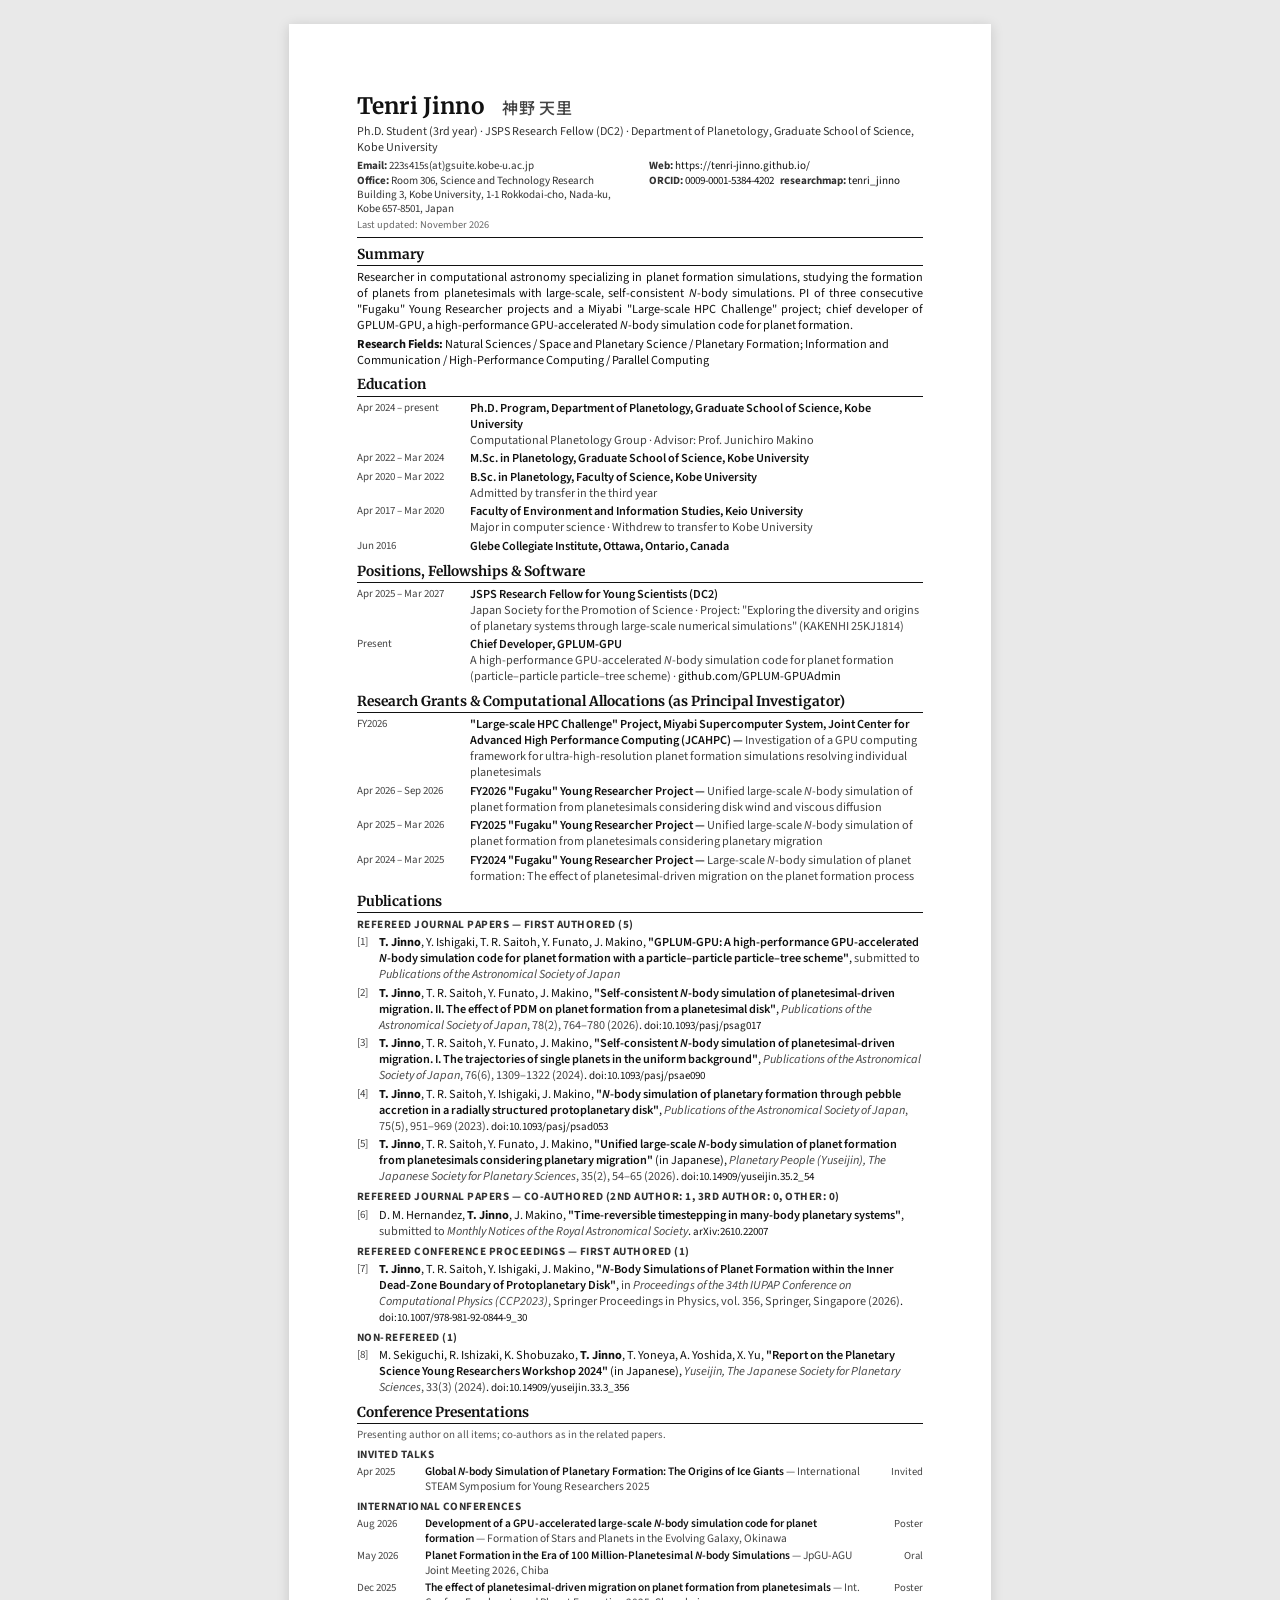
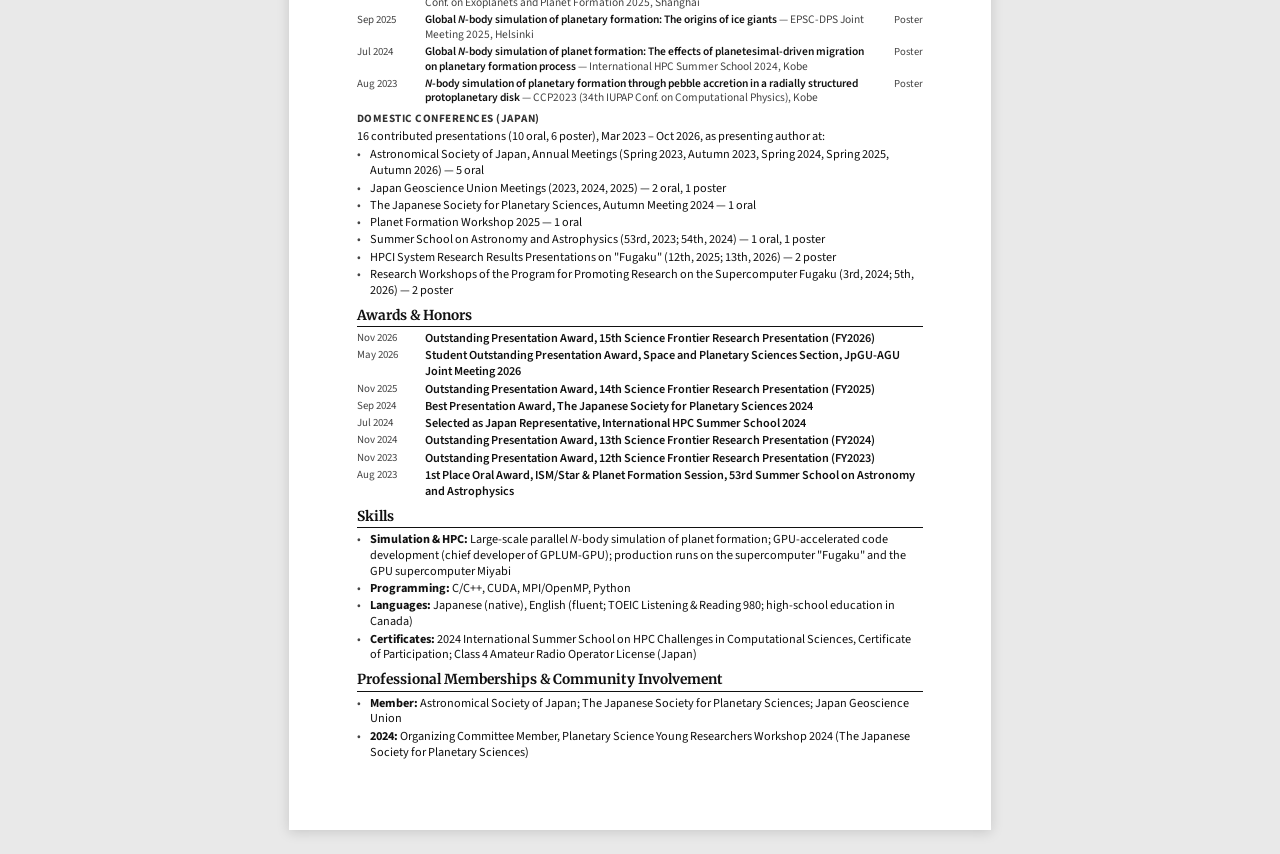
<file: cv.html>
<!DOCTYPE html>
<html lang="en">
<head>
<meta charset="UTF-8">
<title>Curriculum Vitae – Tenri Jinno</title>
<link rel="preconnect" href="https://fonts.googleapis.com">
<link rel="preconnect" href="https://fonts.gstatic.com" crossorigin>
<link href="https://fonts.googleapis.com/css2?family=Merriweather:wght@400;700&family=Source+Sans+3:ital,wght@0,400;0,600;0,700;1,400&family=Noto+Sans+JP:wght@400;500&display=swap" rel="stylesheet">
<style>
    @page { size: A4; margin: 10mm 12mm 10mm 12mm; }
    * { box-sizing: border-box; margin: 0; padding: 0; }
    html { font-size: 9.2pt; }
    body {
        font-family: "Source Sans 3", "Noto Sans JP", "Hiragino Sans", sans-serif;
        color: #111;
        line-height: 1.3;
        background: #fff;
    }
    .cv { max-width: 186mm; margin: 0 auto; }
    @media screen { body { padding: 24px 16px; background: #e9e9e9; } .cv { background: #fff; padding: 18mm; box-shadow: 0 2px 12px rgba(0,0,0,.15); } }

    /* Header */
    .head { border-bottom: 1.5px solid #111; padding-bottom: 4pt; margin-bottom: 4pt; }
    .head__name { font-family: "Merriweather", serif; font-size: 17pt; font-weight: 700; letter-spacing: .3px; }
    .head__name-ja { font-family: "Noto Sans JP", "Hiragino Sans", sans-serif; font-size: 12pt; font-weight: 500; color: #444; margin-left: 10pt; }
    .head__title { font-size: 9pt; color: #333; margin-top: 2pt; }
    .head__grid { display: grid; grid-template-columns: 1fr 1fr; gap: 0 14pt; margin-top: 3pt; font-size: 8.3pt; color: #333; }
    .head__grid a { color: #111; text-decoration: none; }
    .head__updated { font-size: 7.8pt; color: #666; margin-top: 1pt; }

    h2 {
        font-family: "Merriweather", serif;
        font-size: 10.3pt; font-weight: 700;
        border-bottom: 1px solid #111;
        margin: 6pt 0 3pt; padding-bottom: 1pt;
        break-after: avoid;
    }
    h3 {
        font-size: 8.4pt; font-weight: 700; color: #333;
        margin: 4pt 0 2pt; text-transform: uppercase; letter-spacing: .5px;
        break-after: avoid;
    }
    p { margin-bottom: 2pt; }
    p.summary { text-align: justify; }

    /* Dated entries */
    .entry { display: grid; grid-template-columns: 27mm 1fr; gap: 0 3mm; margin-bottom: 2pt; break-inside: avoid; }
    .entry__date { color: #444; font-size: 8.2pt; white-space: nowrap; }
    .entry__title { font-weight: 600; }
    .entry__sub { color: #444; }
    .entry__note { color: #555; font-size: 8.2pt; }

    /* Numbered lists (publications) */
    ol.pubs { list-style: none; counter-reset: pub; }
    ol.pubs > li { position: relative; padding-left: 6mm; margin-bottom: 2pt; break-inside: avoid; }
    ol.pubs > li::before { counter-increment: pub; content: "[" counter(pub) "]"; position: absolute; left: 0; color: #444; font-size: 8.3pt; }
    ol.pubs > li.start-6 { counter-reset: pub 5; }
    .pub__title { font-weight: 600; }
    .pub__journal { color: #444; }
    .pub__journal em { font-style: italic; }
    .pub__link a { color: #111; text-decoration: none; font-size: 8.3pt; }
    strong.me { font-weight: 700; }

    /* Presentations */
    .pres { display: grid; grid-template-columns: 15mm 1fr 12mm; gap: 0 3mm; margin-bottom: 1.5pt; break-inside: avoid; font-size: 8.6pt; }
    .pres__date { color: #444; font-size: 8.2pt; }
    .pres__type { color: #444; font-size: 8pt; text-align: right; }
    .pres__venue { color: #444; display: inline; }
    .pres .pub__title { display: inline; }
    .pres .pub__title::after { content: " — "; font-weight: 400; color: #444; }
    .pres__authors { display: none; }

    ul.plain { list-style: none; }
    ul.plain li { position: relative; padding-left: 3.5mm; margin-bottom: 1pt; }
    ul.plain li::before { content: "•"; position: absolute; left: 0; color: #444; }
    .two-col { display: grid; grid-template-columns: 1fr 1fr; gap: 0 10mm; }
    .footer-note { font-size: 7.5pt; color: #666; margin-top: 6pt; border-top: 1px solid #ccc; padding-top: 2pt; }
</style>
</head>
<body>
<div class="cv">

<header class="head">
    <div class="head__name">Tenri Jinno <span class="head__name-ja">神野 天里</span></div>
    <div class="head__title">Ph.D. Student (3rd year) · JSPS Research Fellow (DC2) · Department of Planetology, Graduate School of Science, Kobe University</div>
    <div class="head__grid">
        <div><strong>Email:</strong> 223s415s(at)gsuite.kobe-u.ac.jp</div>
        <div><strong>Web:</strong> <a href="https://tenri-jinno.github.io/">https://tenri-jinno.github.io/</a></div>
        <div><strong>Office:</strong> Room 306, Science and Technology Research Building 3, Kobe University, 1-1 Rokkodai-cho, Nada-ku, Kobe 657-8501, Japan</div>
        <div><strong>ORCID:</strong> <a href="https://orcid.org/0009-0001-5384-4202">0009-0001-5384-4202</a> &nbsp; <strong>researchmap:</strong> <a href="https://researchmap.jp/tenri_jinno">tenri_jinno</a></div>
    </div>
    <div class="head__updated">Last updated: November 2026</div>
</header>

<h2>Summary</h2>
<p class="summary">Researcher in computational astronomy specializing in planet formation simulations, studying the formation of planets from planetesimals with large-scale, self-consistent <i>N</i>-body simulations. PI of three consecutive "Fugaku" Young Researcher projects and a Miyabi "Large-scale HPC Challenge" project; chief developer of GPLUM-GPU, a high-performance GPU-accelerated <i>N</i>-body simulation code for planet formation.</p>
<p><strong>Research Fields:</strong> Natural Sciences / Space and Planetary Science / Planetary Formation; Information and Communication / High-Performance Computing / Parallel Computing</p>

<h2>Education</h2>
<div class="entry"><div class="entry__date">Apr 2024 – present</div><div><div class="entry__title">Ph.D. Program, Department of Planetology, Graduate School of Science, Kobe University</div><div class="entry__sub">Computational Planetology Group · Advisor: Prof. Junichiro Makino</div></div></div>
<div class="entry"><div class="entry__date">Apr 2022 – Mar 2024</div><div><div class="entry__title">M.Sc. in Planetology, Graduate School of Science, Kobe University</div></div></div>
<div class="entry"><div class="entry__date">Apr 2020 – Mar 2022</div><div><div class="entry__title">B.Sc. in Planetology, Faculty of Science, Kobe University</div><div class="entry__sub">Admitted by transfer in the third year</div></div></div>
<div class="entry"><div class="entry__date">Apr 2017 – Mar 2020</div><div><div class="entry__title">Faculty of Environment and Information Studies, Keio University</div><div class="entry__sub">Major in computer science · Withdrew to transfer to Kobe University</div></div></div>
<div class="entry"><div class="entry__date">Jun 2016</div><div><div class="entry__title">Glebe Collegiate Institute, Ottawa, Ontario, Canada</div></div></div>

<h2>Positions, Fellowships &amp; Software</h2>
<div class="entry"><div class="entry__date">Apr 2025 – Mar 2027</div><div><div class="entry__title">JSPS Research Fellow for Young Scientists (DC2)</div><div class="entry__sub">Japan Society for the Promotion of Science · Project: "Exploring the diversity and origins of planetary systems through large-scale numerical simulations" (KAKENHI 25KJ1814)</div></div></div>
<div class="entry"><div class="entry__date">Present</div><div><div class="entry__title">Chief Developer, GPLUM-GPU</div><div class="entry__sub">A high-performance GPU-accelerated <i>N</i>-body simulation code for planet formation (particle–particle particle–tree scheme) · <a href="https://github.com/GPLUM-GPUAdmin" style="color:#111;text-decoration:none">github.com/GPLUM-GPUAdmin</a></div></div></div>

<h2>Research Grants &amp; Computational Allocations (as Principal Investigator)</h2>
<div class="entry"><div class="entry__date">FY2026</div><div><div class="entry__title">"Large-scale HPC Challenge" Project, Miyabi Supercomputer System, Joint Center for Advanced High Performance Computing (JCAHPC) — <span class="entry__sub" style="font-weight:400">Investigation of a GPU computing framework for ultra-high-resolution planet formation simulations resolving individual planetesimals</span></div></div></div>
<div class="entry"><div class="entry__date">Apr 2026 – Sep 2026</div><div><div class="entry__title">FY2026 "Fugaku" Young Researcher Project — <span class="entry__sub" style="font-weight:400">Unified large-scale <i>N</i>-body simulation of planet formation from planetesimals considering disk wind and viscous diffusion</span></div></div></div>
<div class="entry"><div class="entry__date">Apr 2025 – Mar 2026</div><div><div class="entry__title">FY2025 "Fugaku" Young Researcher Project — <span class="entry__sub" style="font-weight:400">Unified large-scale <i>N</i>-body simulation of planet formation from planetesimals considering planetary migration</span></div></div></div>
<div class="entry"><div class="entry__date">Apr 2024 – Mar 2025</div><div><div class="entry__title">FY2024 "Fugaku" Young Researcher Project — <span class="entry__sub" style="font-weight:400">Large-scale <i>N</i>-body simulation of planet formation: The effect of planetesimal-driven migration on the planet formation process</span></div></div></div>

<h2>Publications</h2>
<h3>Refereed Journal Papers — First Authored (5)</h3>
<ol class="pubs">
    <li><strong class="me">T. Jinno</strong>, Y. Ishigaki, T. R. Saitoh, Y. Funato, J. Makino, <span class="pub__title">"GPLUM-GPU: A high-performance GPU-accelerated <i>N</i>-body simulation code for planet formation with a particle–particle particle–tree scheme"</span>, <span class="pub__journal">submitted to <em>Publications of the Astronomical Society of Japan</em></span></li>
    <li><strong class="me">T. Jinno</strong>, T. R. Saitoh, Y. Funato, J. Makino, <span class="pub__title">"Self-consistent <i>N</i>-body simulation of planetesimal-driven migration. II. The effect of PDM on planet formation from a planetesimal disk"</span>, <span class="pub__journal"><em>Publications of the Astronomical Society of Japan</em>, 78(2), 764–780 (2026)</span>. <span class="pub__link"><a href="https://doi.org/10.1093/pasj/psag017">doi:10.1093/pasj/psag017</a></span></li>
    <li><strong class="me">T. Jinno</strong>, T. R. Saitoh, Y. Funato, J. Makino, <span class="pub__title">"Self-consistent <i>N</i>-body simulation of planetesimal-driven migration. I. The trajectories of single planets in the uniform background"</span>, <span class="pub__journal"><em>Publications of the Astronomical Society of Japan</em>, 76(6), 1309–1322 (2024)</span>. <span class="pub__link"><a href="https://doi.org/10.1093/pasj/psae090">doi:10.1093/pasj/psae090</a></span></li>
    <li><strong class="me">T. Jinno</strong>, T. R. Saitoh, Y. Ishigaki, J. Makino, <span class="pub__title">"<i>N</i>-body simulation of planetary formation through pebble accretion in a radially structured protoplanetary disk"</span>, <span class="pub__journal"><em>Publications of the Astronomical Society of Japan</em>, 75(5), 951–969 (2023)</span>. <span class="pub__link"><a href="https://doi.org/10.1093/pasj/psad053">doi:10.1093/pasj/psad053</a></span></li>
    <li><strong class="me">T. Jinno</strong>, T. R. Saitoh, Y. Funato, J. Makino, <span class="pub__title">"Unified large-scale <i>N</i>-body simulation of planet formation from planetesimals considering planetary migration"</span> (in Japanese), <span class="pub__journal"><em>Planetary People (Yuseijin), The Japanese Society for Planetary Sciences</em>, 35(2), 54–65 (2026)</span>. <span class="pub__link"><a href="https://doi.org/10.14909/yuseijin.35.2_54">doi:10.14909/yuseijin.35.2_54</a></span></li>
</ol>
<h3>Refereed Journal Papers — Co-authored (2nd author: 1, 3rd author: 0, other: 0)</h3>
<ol class="pubs">
    <li class="start-6">D. M. Hernandez, <strong class="me">T. Jinno</strong>, J. Makino, <span class="pub__title">"Time-reversible timestepping in many-body planetary systems"</span>, <span class="pub__journal">submitted to <em>Monthly Notices of the Royal Astronomical Society</em></span>. <span class="pub__link"><a href="https://arxiv.org/abs/2610.22007">arXiv:2610.22007</a></span></li>
</ol>
<h3>Refereed Conference Proceedings — First Authored (1)</h3>
<ol class="pubs">
    <li class="start-7" style="counter-reset: pub 6;"><strong class="me">T. Jinno</strong>, T. R. Saitoh, Y. Ishigaki, J. Makino, <span class="pub__title">"<i>N</i>-Body Simulations of Planet Formation within the Inner Dead-Zone Boundary of Protoplanetary Disk"</span>, <span class="pub__journal">in <em>Proceedings of the 34th IUPAP Conference on Computational Physics (CCP2023)</em>, Springer Proceedings in Physics, vol. 356, Springer, Singapore (2026)</span>. <span class="pub__link"><a href="https://doi.org/10.1007/978-981-92-0844-9_30">doi:10.1007/978-981-92-0844-9_30</a></span></li>
</ol>
<h3>Non-refereed (1)</h3>
<ol class="pubs">
    <li style="counter-reset: pub 7;">M. Sekiguchi, R. Ishizaki, K. Shobuzako, <strong class="me">T. Jinno</strong>, T. Yoneya, A. Yoshida, X. Yu, <span class="pub__title">"Report on the Planetary Science Young Researchers Workshop 2024"</span> (in Japanese), <span class="pub__journal"><em>Yuseijin, The Japanese Society for Planetary Sciences</em>, 33(3) (2024)</span>. <span class="pub__link"><a href="https://doi.org/10.14909/yuseijin.33.3_356">doi:10.14909/yuseijin.33.3_356</a></span></li>
</ol>

<h2>Conference Presentations</h2>
<p class="entry__note">Presenting author on all items; co-authors as in the related papers.</p>
<h3>Invited Talks</h3>
<div class="pres"><div class="pres__date">Apr 2025</div><div><div class="pub__title">Global <i>N</i>-body Simulation of Planetary Formation: The Origins of Ice Giants</div><div class="pres__venue">International STEAM Symposium for Young Researchers 2025</div></div><div class="pres__type">Invited</div></div>

<h3>International Conferences</h3>
<div class="pres"><div class="pres__date">Aug 2026</div><div><div class="pub__title">Development of a GPU-accelerated large-scale <i>N</i>-body simulation code for planet formation</div><div class="pres__venue">Formation of Stars and Planets in the Evolving Galaxy, Okinawa</div><div class="pres__authors">T. Jinno, Y. Ishigaki, T. R. Saitoh, Y. Funato, J. Makino</div></div><div class="pres__type">Poster</div></div>
<div class="pres"><div class="pres__date">May 2026</div><div><div class="pub__title">Planet Formation in the Era of 100 Million-Planetesimal <i>N</i>-body Simulations</div><div class="pres__venue">JpGU-AGU Joint Meeting 2026, Chiba</div><div class="pres__authors">T. Jinno, T. R. Saitoh, Y. Funato, Y. Yoshida, J. Makino</div></div><div class="pres__type">Oral</div></div>
<div class="pres"><div class="pres__date">Dec 2025</div><div><div class="pub__title">The effect of planetesimal-driven migration on planet formation from planetesimals</div><div class="pres__venue">Int. Conf. on Exoplanets and Planet Formation 2025, Shanghai</div><div class="pres__authors">T. Jinno, T. R. Saitoh, Y. Funato, J. Makino</div></div><div class="pres__type">Poster</div></div>
<div class="pres"><div class="pres__date">Sep 2025</div><div><div class="pub__title">Global <i>N</i>-body simulation of planetary formation: The origins of ice giants</div><div class="pres__venue">EPSC-DPS Joint Meeting 2025, Helsinki</div><div class="pres__authors">T. Jinno, T. R. Saitoh, Y. Funato, J. Makino</div></div><div class="pres__type">Poster</div></div>
<div class="pres"><div class="pres__date">Jul 2024</div><div><div class="pub__title">Global <i>N</i>-body simulation of planet formation: The effects of planetesimal-driven migration on planetary formation process</div><div class="pres__venue">International HPC Summer School 2024, Kobe</div><div class="pres__authors">T. Jinno, T. R. Saitoh, Y. Funato, J. Makino</div></div><div class="pres__type">Poster</div></div>
<div class="pres"><div class="pres__date">Aug 2023</div><div><div class="pub__title"><i>N</i>-body simulation of planetary formation through pebble accretion in a radially structured protoplanetary disk</div><div class="pres__venue">CCP2023 (34th IUPAP Conf. on Computational Physics), Kobe</div><div class="pres__authors">T. Jinno, T. R. Saitoh, Y. Ishigaki, J. Makino</div></div><div class="pres__type">Poster</div></div>

<h3>Domestic Conferences (Japan)</h3>
<p>16 contributed presentations (10 oral, 6 poster), Mar 2023 – Oct 2026, as presenting author at:</p>
<ul class="plain">
    <li>Astronomical Society of Japan, Annual Meetings (Spring 2023, Autumn 2023, Spring 2024, Spring 2025, Autumn 2026) — 5 oral</li>
    <li>Japan Geoscience Union Meetings (2023, 2024, 2025) — 2 oral, 1 poster</li>
    <li>The Japanese Society for Planetary Sciences, Autumn Meeting 2024 — 1 oral</li>
    <li>Planet Formation Workshop 2025 — 1 oral</li>
    <li>Summer School on Astronomy and Astrophysics (53rd, 2023; 54th, 2024) — 1 oral, 1 poster</li>
    <li>HPCI System Research Results Presentations on "Fugaku" (12th, 2025; 13th, 2026) — 2 poster</li>
    <li>Research Workshops of the Program for Promoting Research on the Supercomputer Fugaku (3rd, 2024; 5th, 2026) — 2 poster</li>
</ul>
<h2>Awards &amp; Honors</h2>
<div class="entry" style="grid-template-columns:15mm 1fr;margin-bottom:1pt"><div class="entry__date">Nov 2026</div><div><div class="entry__title">Outstanding Presentation Award, 15th Science Frontier Research Presentation (FY2026)</div></div></div>
<div class="entry" style="grid-template-columns:15mm 1fr;margin-bottom:1pt"><div class="entry__date">May 2026</div><div><div class="entry__title">Student Outstanding Presentation Award, Space and Planetary Sciences Section, JpGU-AGU Joint Meeting 2026</div></div></div>
<div class="entry" style="grid-template-columns:15mm 1fr;margin-bottom:1pt"><div class="entry__date">Nov 2025</div><div><div class="entry__title">Outstanding Presentation Award, 14th Science Frontier Research Presentation (FY2025)</div></div></div>
<div class="entry" style="grid-template-columns:15mm 1fr;margin-bottom:1pt"><div class="entry__date">Sep 2024</div><div><div class="entry__title">Best Presentation Award, The Japanese Society for Planetary Sciences 2024</div></div></div>
<div class="entry" style="grid-template-columns:15mm 1fr;margin-bottom:1pt"><div class="entry__date">Jul 2024</div><div><div class="entry__title">Selected as Japan Representative, International HPC Summer School 2024</div></div></div>
<div class="entry" style="grid-template-columns:15mm 1fr;margin-bottom:1pt"><div class="entry__date">Nov 2024</div><div><div class="entry__title">Outstanding Presentation Award, 13th Science Frontier Research Presentation (FY2024)</div></div></div>
<div class="entry" style="grid-template-columns:15mm 1fr;margin-bottom:1pt"><div class="entry__date">Nov 2023</div><div><div class="entry__title">Outstanding Presentation Award, 12th Science Frontier Research Presentation (FY2023)</div></div></div>
<div class="entry" style="grid-template-columns:15mm 1fr;margin-bottom:1pt"><div class="entry__date">Aug 2023</div><div><div class="entry__title">1st Place Oral Award, ISM/Star &amp; Planet Formation Session, 53rd Summer School on Astronomy and Astrophysics</div></div></div>

<h2>Skills</h2>
<ul class="plain">
    <li><strong>Simulation &amp; HPC:</strong> Large-scale parallel <i>N</i>-body simulation of planet formation; GPU-accelerated code development (chief developer of GPLUM-GPU); production runs on the supercomputer "Fugaku" and the GPU supercomputer Miyabi</li>
    <li><strong>Programming:</strong> C/C++, CUDA, MPI/OpenMP, Python</li>
    <li><strong>Languages:</strong> Japanese (native), English (fluent; TOEIC Listening &amp; Reading 980; high-school education in Canada)</li>
    <li><strong>Certificates:</strong> 2024 International Summer School on HPC Challenges in Computational Sciences, Certificate of Participation; Class 4 Amateur Radio Operator License (Japan)</li>
</ul>

<h2>Professional Memberships &amp; Community Involvement</h2>
<ul class="plain">
    <li><strong>Member:</strong> Astronomical Society of Japan; The Japanese Society for Planetary Sciences; Japan Geoscience Union</li>
    <li><strong>2024:</strong> Organizing Committee Member, Planetary Science Young Researchers Workshop 2024 (The Japanese Society for Planetary Sciences)</li>
</ul>
</div>
</body>
</html>
</file>
